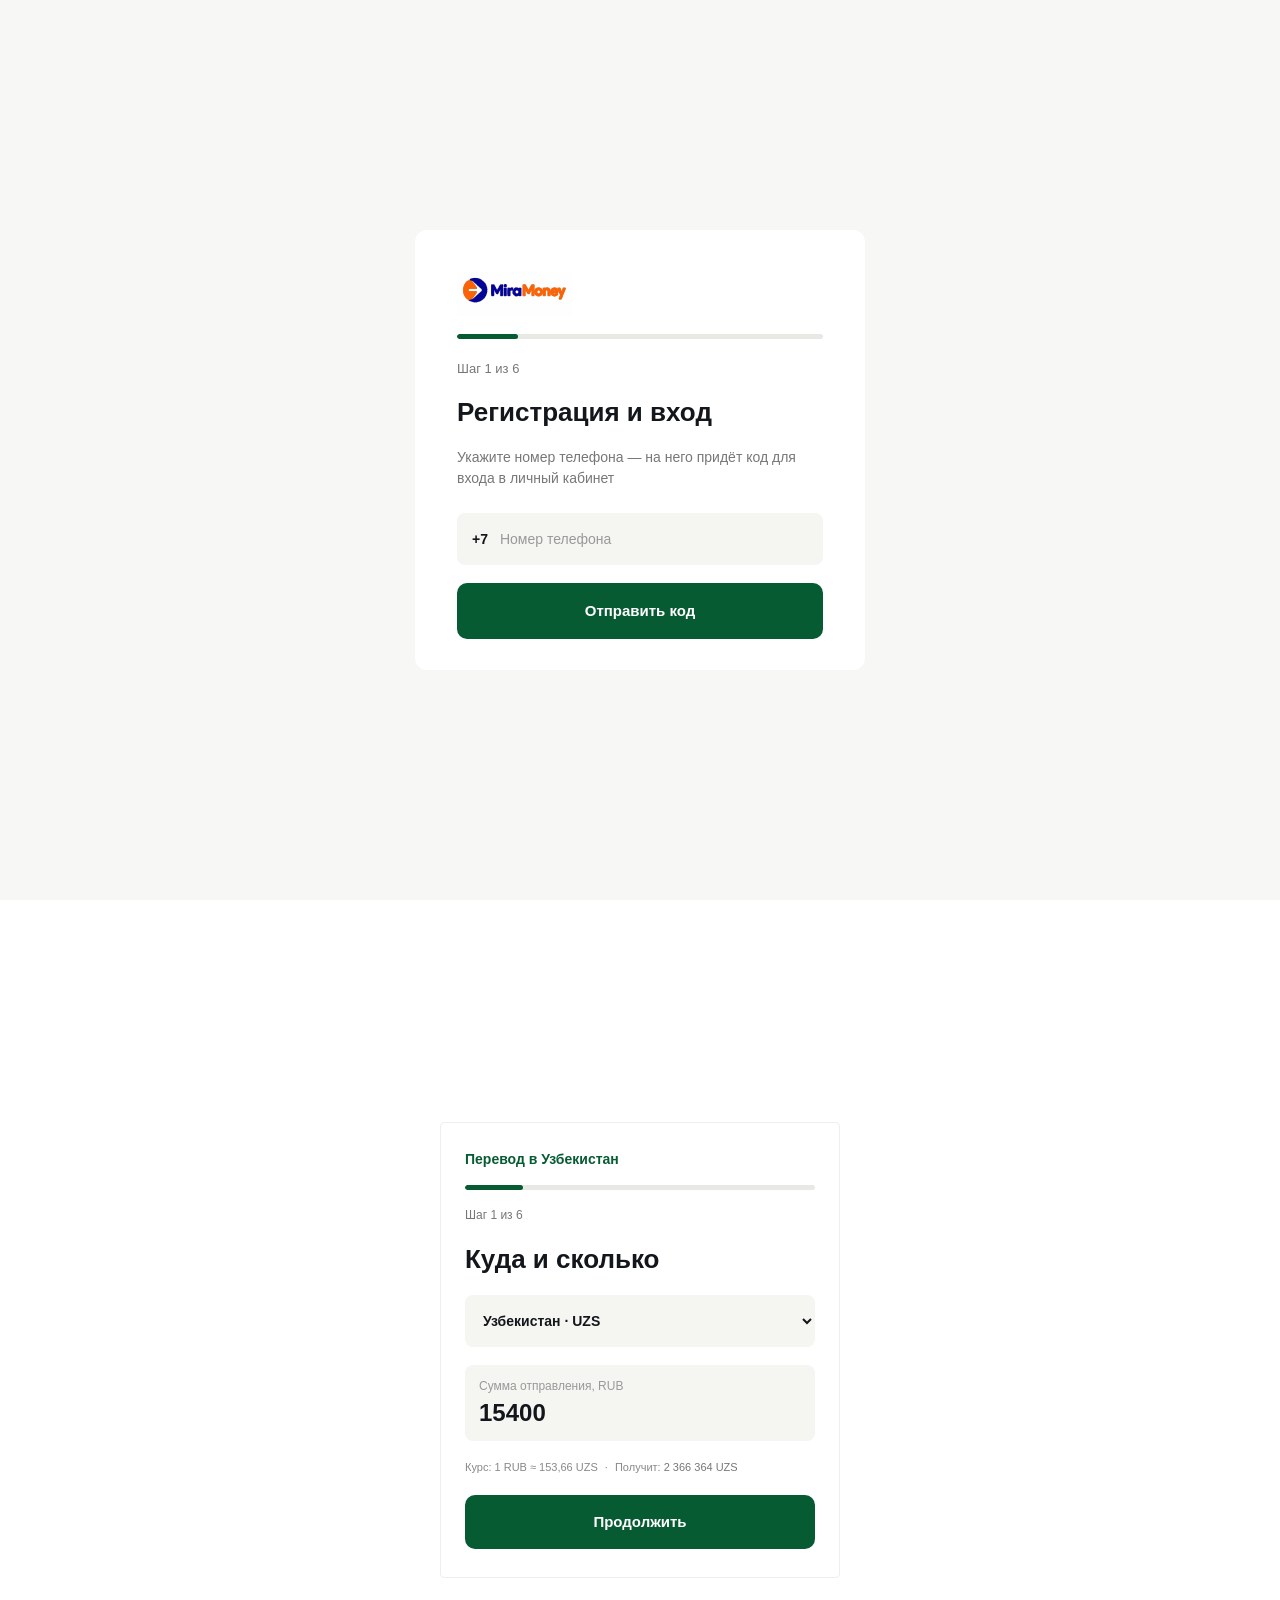
<file: signUp.html>
<!DOCTYPE html>
<html lang="en">
<head>
    <meta charset="UTF-8">
    <meta name="viewport" content="width=device-width, initial-scale=1.0">
    <link rel="stylesheet" href="./src/css/signUP.css">
    <title>Document</title>
</head>
<body>
<section class="registration">
    <div class="registration-card">

        <div class="registration-card__logo">
            <img src="./src/img/logo.svg" alt="MiraMoney">
        </div>

        <div class="registration-progress">   
            <div class="registration-progress__line">
                <div class="registration-progress__fill"></div>
            </div>
        </div>

        <p class="registration-card__step">Шаг 1 из 6</p>

        <h2 class="registration-card__title">
            Регистрация и вход
        </h2>

        <p class="registration-card__subtitle">
            Укажите номер телефона — на него придёт код для входа в личный кабинет
        </p>
        <form class="registration-form">
            <div class="registration-form__input">
                <span class="registration-form__prefix">+7</span>
                <input
                    type="tel"
                    placeholder="Номер телефона"
                    required>
            </div>

            <button class="registration-form__button" type="submit">
                Отправить код
            </button>
        </form>
    </div>
</section>


<section class="transfer">
    <div class="transfer-card">

        <h4 class="transfer-card__top">Перевод в Узбекистан</h4>

        <div class="transfer-progress">
            <div class="transfer-progress__line">
                <div class="transfer-progress__fill"></div>
            </div>
        </div>

        <p class="transfer-card__step">Шаг 1 из 6</p>

        <h2 class="transfer-card__title">Куда и сколько</h2>

        <form class="transfer-form">

            <div class="transfer-form__country">
                <select name="country" id="country">
                    <option value="UZS">Узбекистан · UZS</option>
                    <option value="KGS">Кыргызстан · KGS</option>
                    <option value="KZT">Казахстан · KZT</option>
                </select>
            </div>

            <div class="transfer-form__amount">
                <label for="amount">Сумма отправления, RUB</label>
                <input
                    type="number"
                    id="amount"
                    name="amount"
                    value="15400"
                    min="1"
                >
            </div>

            <p class="transfer-form__rate">
                Курс: 1 RUB ≈ 153,66 UZS
                <span>·</span>
                Получит: <strong id="received">2 366 364 UZS</strong>
            </p>

            <button class="transfer-form__button" type="submit">
                Продолжить
            </button>

        </form>

    </div>
</section>
</file>
<file: src/css/signUP.css>
* {
    margin: 0;
    padding: 0;
    box-sizing: border-box;
}

body {
    font-family: Inter, Arial, sans-serif;
    background-color: #f7f7f5;
}

.registration {
    width: 100%;
    min-height: 100vh;
    display: flex;
    justify-content: center;
    align-items: center;
    padding: 20px;
    background-color: #f7f7f5;
}

.registration-card {
    width: 450px;
    height: 440px;
    padding: 42px;
    background-color: #fff;
    border-radius: 12px;
    display: flex;
    flex-direction: column;
}

.registration-card__logo {
    margin-bottom: 18px;
}

.registration-card__logo img {
    display: block;
    width: 115px;
    height: auto;
}

.registration-progress {
    width: 100%;
    margin-bottom: 22px;
}

.registration-progress__line {
    width: 100%;
    height: 5px;
    background-color: #e8e8e5;
    border-radius: 10px;
    overflow: hidden;
}

.registration-progress__fill {
    width: 16.67%;
    height: 100%;
    background-color: #075b32;
    border-radius: 10px;
}

.registration-card__step {
    margin-bottom: 20px;
    color: #777;
    font-size: 13px;
    font-weight: 400;
}

.registration-card__title {
    margin-bottom: 18px;
    color: #13171b;
    font-size: 26px;
    font-weight: 700;
    line-height: 1.25;
}

.registration-card__subtitle {
    margin-bottom: 24px;
    color: #777;
    font-size: 14px;
    font-weight: 400;
    line-height: 1.5;
}

.registration-form {
    width: 100%;
    display: flex;
    flex-direction: column;
    gap: 18px;
}

.registration-form__input {
    width: 100%;
    height: 52px;
    display: flex;
    align-items: center;
    gap: 12px;
    padding: 0 14px;
    background-color: #f5f5f2;
    border: 1px solid transparent;
    border-radius: 8px;
    transition: border-color 0.2s ease;
}

.registration-form__input:focus-within {
    border-color: #075b32;
}

.registration-form__prefix {
    flex-shrink: 0;
    color: #13171b;
    font-size: 14px;
    font-weight: 700;
}

.registration-form__input input {
    width: 100%;
    min-width: 0;
    height: 100%;
    border: none;
    outline: none;
    background: transparent;
    color: #13171b;
    font-family: inherit;
    font-size: 14px;
}

.registration-form__input input::placeholder {
    color: #999;
}

.registration-form__button {
    width: 100%;
    min-height: 56px;
    border: none;
    border-radius: 10px;
    background-color: #075b32;
    color: #fff;
    font-family: inherit;
    font-size: 15px;
    font-weight: 700;
    cursor: pointer;
    transition: background-color 0.2s ease;
}

.registration-form__button:hover {
    background-color: #064725;
}







* {
    margin: 0;
    padding: 0;
    box-sizing: border-box;
}

body {
    font-family: Inter, Arial, sans-serif;
    background-color: #ffffff;
    color: #13171b;
}

.transfer {
    width: 100%;
    min-height: 100vh;
    display: flex;
    justify-content: center;
    align-items: center;
    padding: 20px;
}

.transfer-card {
    width: 400px;
    padding: 28px 24px;
    background-color: #ffffff;
    border: 1px solid #eeeeeb;
    border-radius: 4px;
}

.transfer-card__top {
    margin-bottom: 18px;
    color: #075b32;
    font-size: 14px;
    font-weight: 700;
}

.transfer-progress {
    width: 100%;
    margin-bottom: 18px;
}

.transfer-progress__line {
    width: 100%;
    height: 5px;
    background-color: #e8e8e5;
    border-radius: 10px;
    overflow: hidden;
}

.transfer-progress__fill {
    width: 16.67%;
    height: 100%;
    background-color: #075b32;
    border-radius: 10px;
}

.transfer-card__step {
    margin-bottom: 22px;
    color: #777777;
    font-size: 12px;
}

.transfer-card__title {
    margin-bottom: 20px;
    font-size: 26px;
    font-weight: 700;
}

.transfer-form {
    display: flex;
    flex-direction: column;
    gap: 18px;
}

.transfer-form__country {
    width: 100%;
}

.transfer-form__country select {
    width: 100%;
    height: 52px;
    padding: 0 14px;
    border: none;
    outline: none;
    border-radius: 8px;
    background-color: #f5f5f2;
    color: #13171b;
    font-family: inherit;
    font-size: 14px;
    font-weight: 600;
    cursor: pointer;
}

.transfer-form__amount {
    width: 100%;
    min-height: 76px;
    display: flex;
    flex-direction: column;
    justify-content: center;
    gap: 6px;
    padding: 12px 14px;
    border-radius: 8px;
    background-color: #f5f5f2;
}

.transfer-form__amount label {
    color: #999999;
    font-size: 12px;
}

.transfer-form__amount input {
    width: 100%;
    border: none;
    outline: none;
    background: transparent;
    color: #13171b;
    font-family: inherit;
    font-size: 24px;
    font-weight: 700;
}

.transfer-form__rate {
    color: #888888;
    font-size: 11px;
    line-height: 1.6;
}

.transfer-form__rate span {
    margin: 0 4px;
}

.transfer-form__rate strong {
    color: #777777;
    font-weight: 500;
}

.transfer-form__button {
    width: 100%;
    height: 54px;
    border: none;
    border-radius: 10px;
    background-color: #075b32;
    color: #ffffff;
    font-family: inherit;
    font-size: 15px;
    font-weight: 700;
    cursor: pointer;
    transition: background-color 0.2s ease;
}

.transfer-form__button:hover {
    background-color: #064725;
}
</file>
